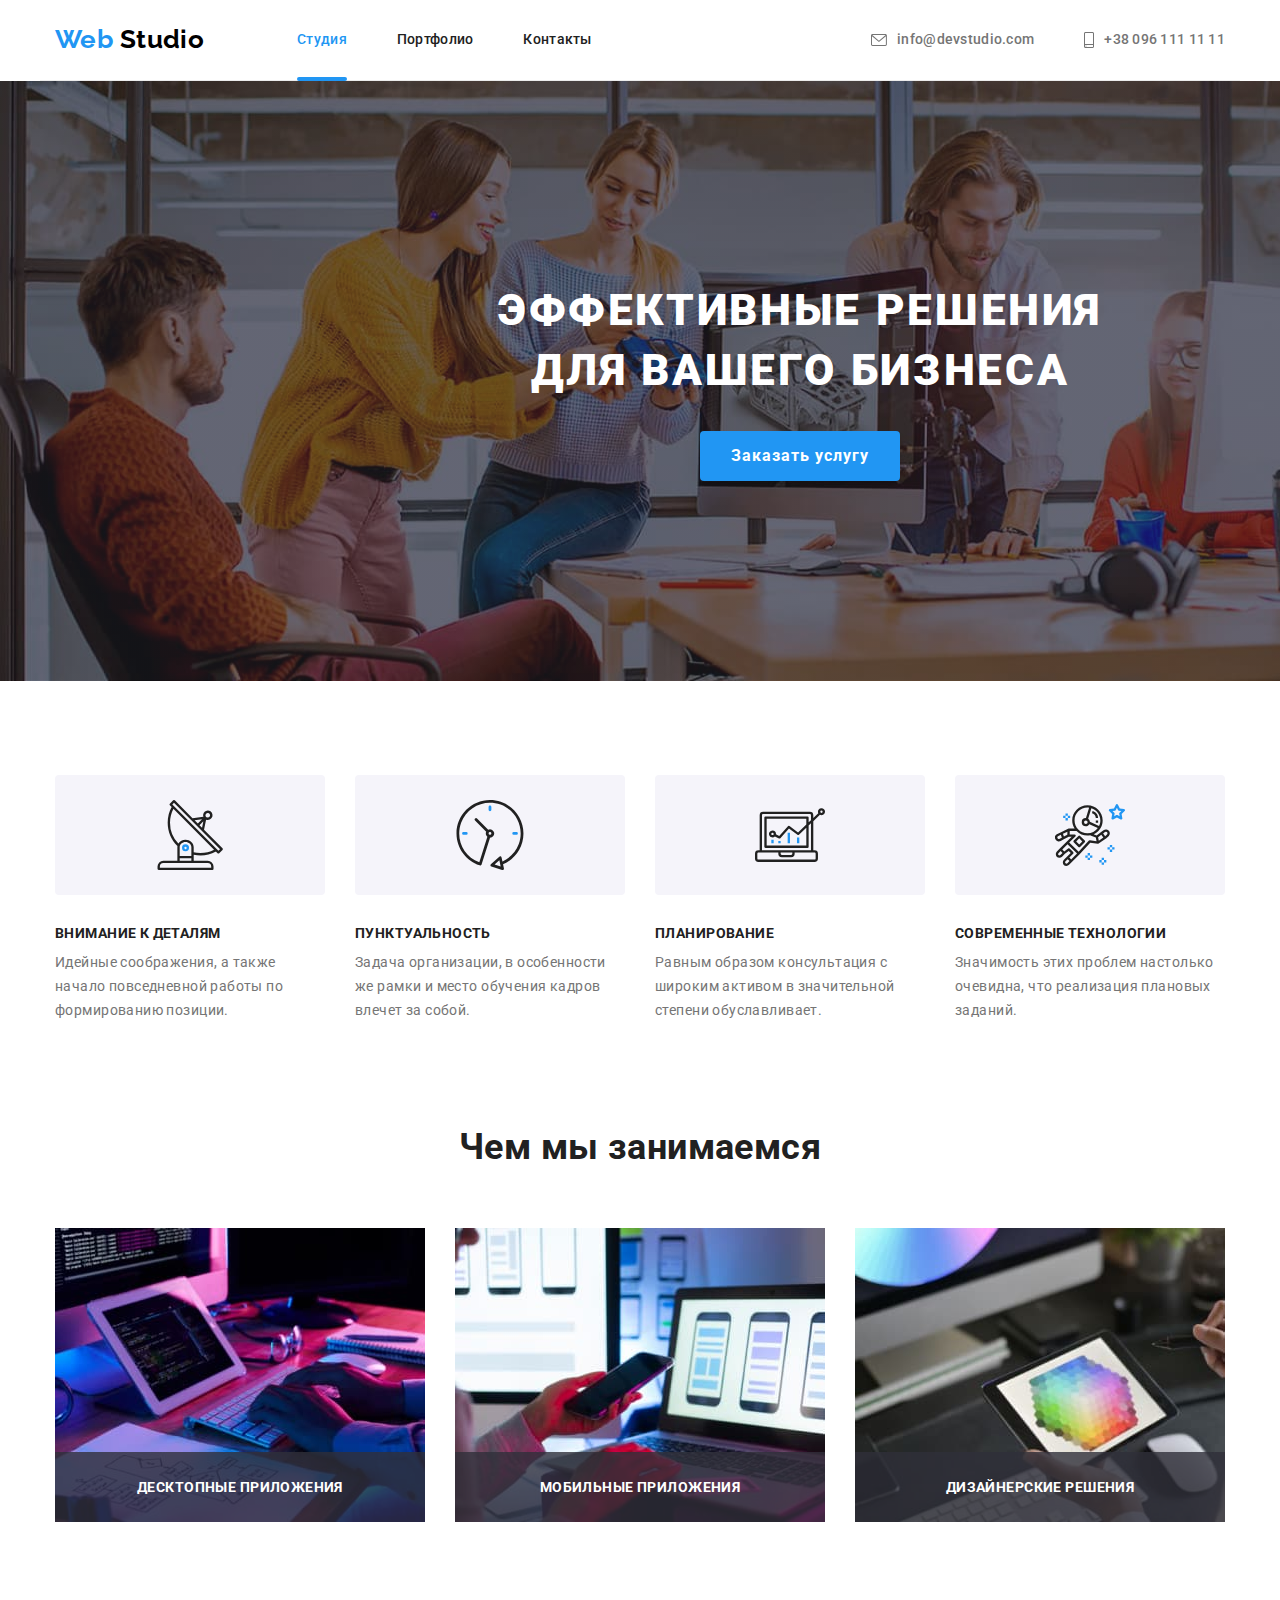
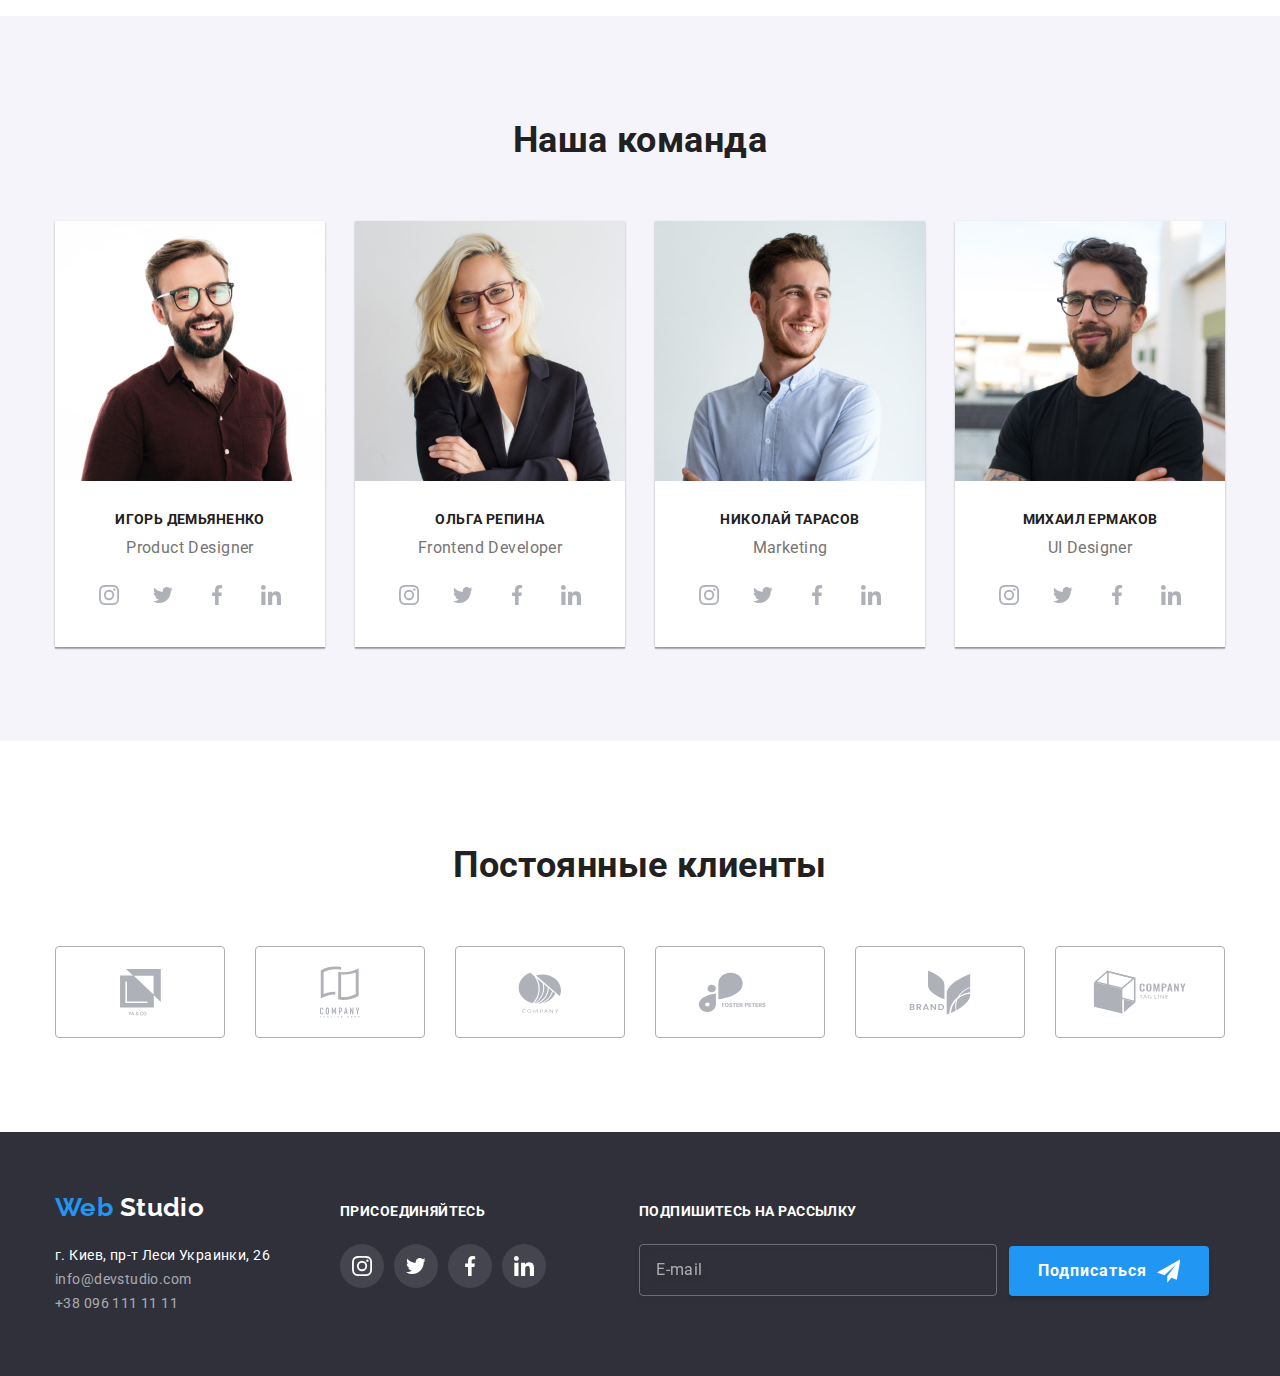
<file: index.html>
<!DOCTYPE html>
<html lang="ru">
  <head>
    <meta charset="UTF-8" />
    <meta http-equiv="X-UA-Compatible" content="IE=edge" />
    <meta name="viewport" content="width=device-width, initial-scale=1.0" />
    <link rel="preconnect" href="https://fonts.gstatic.com" />
    <link
      href="https://fonts.googleapis.com/css2?family=Raleway:wght@700&family=Roboto:wght@400;500;700;900&display=swap"
      rel="stylesheet"
    />
    <link
      rel="stylesheet"
      href="https://cdnjs.cloudflare.com/ajax/libs/modern-normalize/1.0.0/modern-normalize.min.css"
    />
    <link rel="stylesheet" href="css/main.min.css" />
    <title>Студия</title>
  </head>
  <body class="body">
    <!-- Шапка -->
    <header>
      <div class="container header">
        <nav class="site-nav links">
          <a href="#" lang="en" class="logo header__logo">
            Web
            <span class="logo__part">Studio</span>
          </a>
          <ul class="site-nav__list">
            <li class="site-nav__item">
              <a
                href="index.html"
                class="site-nav__link site-nav__link_current"
              >
                Студия
              </a>
            </li>
            <li class="site-nav__item">
              <a href="portfolio.html" class="site-nav__link">Портфолио</a>
            </li>
            <li class="site-nav__item">
              <a href="#" class="site-nav__link">Контакты</a>
            </li>
          </ul>
        </nav>
        <ul class="contacts__list links">
          <li class="contacts__item">
            <a
              href="mailto:info@devstudio.com"
              class="contacts__link contacts__link_flex_row"
            >
              <svg class="contacts__icon" width="16" height="12">
                <use href="./images/icons.svg#icon-envelope"></use>
              </svg>
              <span>info@devstudio.com</span>
            </a>
          </li>
          <li class="contacts__item">
            <a
              href="tel:+380961111111"
              class="contacts__link contacts__link_flex_row"
            >
              <svg class="contacts__icon" width="10" height="16">
                <use href="./images/icons.svg#icon-smartphone"></use>
              </svg>
              +38 096 111 11 11
            </a>
          </li>
        </ul>
      </div>
    </header>
    <!-- Main section -->
    <main>
      <!-- 1.Герой -->
      <section class="hero">
        <div class="container hero__container">
          <h1 class="hero__title">
            Эффективные решения для вашего бизнеса
          </h1>
          <button data-modal-open type="button" class="button hero__button">
            Заказать услугу
          </button>
        </div>
      </section>
      <!-- 2.Преимущества -->
      <section class="advantages">
        <div class="container">
          <h2 class="visually-hidden">Особенности</h2>
          <ul class="links advantages__list">
            <li class="advantages__item">
              <div class="advantages__icon">
                <svg width="70" height="70">
                  <use href="./images/icons.svg#icon-antenna"></use>
                </svg>
              </div>
              <h3 class="title">Внимание к деталям</h3>
              <p class="advantages__text">
                Идейные соображения, а также начало повседневной работы по
                формированию позиции.
              </p>
            </li>
            <li class="advantages__item">
              <div class="advantages__icon">
                <svg width="70" height="70">
                  <use href="./images/icons.svg#icon-clock"></use>
                </svg>
              </div>
              <h3 class="title">Пунктуальность</h3>
              <p class="advantages__text">
                Задача организации, в особенности же рамки и место обучения
                кадров влечет за собой.
              </p>
            </li>
            <li class="advantages__item">
              <div class="advantages__icon">
                <svg width="70" height="70">
                  <use href="./images/icons.svg#icon-diagram"></use>
                </svg>
              </div>
              <h3 class="title">Планирование</h3>
              <p class="advantages__text">
                Равным образом консультация с широким активом в значительной
                степени обуславливает.
              </p>
            </li>
            <li class="advantages__item">
              <div class="advantages__icon">
                <svg width="70" height="70">
                  <use href="./images/icons.svg#icon-astronaut"></use>
                </svg>
              </div>
              <h3 class="title">Современные технологии</h3>
              <p class="advantages__text">
                Значимость этих проблем настолько очевидна, что реализация
                плановых заданий.
              </p>
            </li>
          </ul>
        </div>
      </section>
      <!-- 3.Чем занимаемся -->
      <section class="section">
        <div class="container">
          <h2 class="second-title">Чем мы занимаемся</h2>
          <ul class="our-work-list">
            <li class="our-work-list__item">
              <div class="our-work-list__wrapper">
                <img
                  src="images/programer-working.jpg"
                  alt="Программист за работой"
                  width="370"
                />
                <p class="our-work-list__overlay title title_color_white">
                  Десктопные приложения
                </p>
              </div>
            </li>
            <li class="our-work-list__item">
              <div class="our-work-list__wrapper">
                <img
                  src="images/developing-application.jpg"
                  alt="Веб-дизайнер разрабатывает приложение для смартфона"
                  width="370"
                />
                <p class="our-work-list__overlay title title_color_white">
                  Мобильные приложения
                </p>
              </div>
            </li>
            <li class="our-work-list__item">
              <div class="our-work-list__wrapper">
                <img
                  src="images/artist-web-design.jpg"
                  alt="Художник вэб-дизайнер выбирает цвета для графики"
                  width="370"
                />
                <p class="our-work-list__overlay title title_color_white">
                  Дизайнерские решения
                </p>
              </div>
            </li>
          </ul>
        </div>
      </section>
      <!-- 4.Команда -->
      <section class="section team">
        <div class="container">
          <h2 class="second-title">Наша команда</h2>
          <ul class="team__list">
            <li class="team__item">
              <img
                src="images/designer.jpg"
                alt="Игорь Демьяненко"
                width="270"
              />
              <div class="team__box">
                <h3 class="title team__name">Игорь Демьяненко</h3>
                <p lang="en" class="team__position">Product Designer</p>
                <ul class="social__list">
                  <li class="social__item">
                    <a href="#" class="social__link">
                      <svg class="social__icon" width="20" height="20">
                        <use href="./images/icons.svg#icon-instagram"></use>
                      </svg>
                    </a>
                  </li>
                  <li class="social__item">
                    <a href="#" class="social__link">
                      <svg class="social__icon" width="20" height="20">
                        <use href="./images/icons.svg#icon-twitter"></use>
                      </svg>
                    </a>
                  </li>
                  <li class="social__item">
                    <a href="#" class="social__link">
                      <svg class="social__icon" width="20" height="20">
                        <use href="./images/icons.svg#icon-facebook"></use>
                      </svg>
                    </a>
                  </li>
                  <li class="social__item">
                    <a href="#" class="social__link">
                      <svg class="social__icon" width="20" height="20">
                        <use href="./images/icons.svg#icon-linkedin"></use>
                      </svg>
                    </a>
                  </li>
                </ul>
              </div>
            </li>
            <li class="team__item">
              <img src="images/developer.jpg" alt="Ольга Репина" width="270" />
              <div class="team__box">
                <h3 class="title team__name">Ольга Репина</h3>
                <p lang="en" class="team__position">Frontend Developer</p>
                <ul class="social__list">
                  <li class="social__item">
                    <a href="#" class="social__link">
                      <svg class="social__icon" width="20" height="20">
                        <use href="./images/icons.svg#icon-instagram"></use>
                      </svg>
                    </a>
                  </li>
                  <li class="social__item">
                    <a href="#" class="social__link">
                      <svg class="social__icon" width="20" height="20">
                        <use href="./images/icons.svg#icon-twitter"></use>
                      </svg>
                    </a>
                  </li>
                  <li class="social__item">
                    <a href="#" class="social__link">
                      <svg class="social__icon" width="20" height="20">
                        <use href="./images/icons.svg#icon-facebook"></use>
                      </svg>
                    </a>
                  </li>
                  <li class="social__item">
                    <a href="#" class="social__link">
                      <svg class="social__icon" width="20" height="20">
                        <use href="./images/icons.svg#icon-linkedin"></use>
                      </svg>
                    </a>
                  </li>
                </ul>
              </div>
            </li>
            <li class="team__item">
              <img
                src="images/marketing.jpg"
                alt="Николай Тарасов"
                width="270"
              />
              <div class="team__box">
                <h3 class="title team__name">Николай Тарасов</h3>
                <p lang="en" class="team__position">Marketing</p>
                <ul class="social__list">
                  <li class="social__item">
                    <a href="#" class="social__link">
                      <svg class="social__icon" width="20" height="20">
                        <use href="./images/icons.svg#icon-instagram"></use>
                      </svg>
                    </a>
                  </li>
                  <li class="social__item">
                    <a href="#" class="social__link">
                      <svg class="social__icon" width="20" height="20">
                        <use href="./images/icons.svg#icon-twitter"></use>
                      </svg>
                    </a>
                  </li>
                  <li class="social__item">
                    <a href="#" class="social__link">
                      <svg class="social__icon" width="20" height="20">
                        <use href="./images/icons.svg#icon-facebook"></use>
                      </svg>
                    </a>
                  </li>
                  <li class="social__item">
                    <a href="#" class="social__link">
                      <svg class="social__icon" width="20" height="20">
                        <use href="./images/icons.svg#icon-linkedin"></use>
                      </svg>
                    </a>
                  </li>
                </ul>
              </div>
            </li>
            <li class="team__item">
              <img
                src="images/ui-designer.jpg"
                alt="Михаил Ермаков"
                width="270"
              />
              <div class="team__box">
                <h3 class="title team__name">Михаил Ермаков</h3>
                <p lang="en" class="team__position">UI Designer</p>
                <ul class="social__list">
                  <li class="social__item">
                    <a href="#" class="social__link">
                      <svg class="social__icon" width="20" height="20">
                        <use href="./images/icons.svg#icon-instagram"></use>
                      </svg>
                    </a>
                  </li>
                  <li class="social__item">
                    <a href="#" class="social__link">
                      <svg class="social__icon" width="20" height="20">
                        <use href="./images/icons.svg#icon-twitter"></use>
                      </svg>
                    </a>
                  </li>
                  <li class="social__item">
                    <a href="#" class="social__link">
                      <svg class="social__icon" width="20" height="20">
                        <use href="./images/icons.svg#icon-facebook"></use>
                      </svg>
                    </a>
                  </li>
                  <li class="social__item">
                    <a href="#" class="social__link">
                      <svg class="social__icon" width="20" height="20">
                        <use href="./images/icons.svg#icon-linkedin"></use>
                      </svg>
                    </a>
                  </li>
                </ul>
              </div>
            </li>
          </ul>
        </div>
      </section>
      <!-- 5.Клиенты -->
      <section class="section">
        <div class="container">
          <h2 class="second-title">Постоянные клиенты</h2>
          <ul class="clients__list">
            <li class="clients__item">
              <a href="#" class="clients__link">
                <svg class="clients__icon" width="41" height="46.7">
                  <use href="./images/icons.svg#icon-yaco"></use>
                </svg>
              </a>
            </li>
            <li class="clients__item">
              <a href="#" class="clients__link">
                <svg class="clients__icon" width="40" height="52">
                  <use href="./images/icons.svg#icon-window"></use>
                </svg>
              </a>
            </li>
            <li class="clients__item">
              <a href="#" class="clients__link">
                <svg class="clients__icon" width="43.46" height="41.18">
                  <use href="./images/icons.svg#icon-leaf"></use>
                </svg>
              </a>
            </li>
            <li class="clients__item">
              <a href="#" class="clients__link">
                <svg class="clients__icon" width="84.44" height="40.62">
                  <use href="./images/icons.svg#icon-foster"></use>
                </svg>
              </a>
            </li>
            <li class="clients__item">
              <a href="#" class="clients__link">
                <svg class="clients__icon" width="62.54" height="45.43">
                  <use href="./images/icons.svg#icon-brand"></use>
                </svg>
              </a>
            </li>
            <li class="clients__item">
              <a href="#" class="clients__link">
                <svg class="clients__icon" width="93.79" height="43.93">
                  <use href="./images/icons.svg#icon-tag"></use>
                </svg>
              </a>
            </li>
          </ul>
        </div>
      </section>
    </main>

    <!-- Футер -->
    <footer class="footer">
      <div class="container footer__wrapper links">
        <div class="footer__links">
          <a href="#" lang="en" class="logo">
            Web
            <span class="logo__part_color_white">Studio</span>
          </a>

          <address class="contacts">
            <ul>
              <li>
                <a
                  href="https://goo.gl/maps/qB4iPWVN4ftwvtJb9"
                  target="_blank"
                  rel="noopener norefferer"
                  class="contacts__link"
                >
                  г. Киев, пр-т Леси Украинки, 26
                </a>
              </li>
              <li>
                <a
                  href="mailto:info@devstudio.com"
                  class="contacts__link contacts__link_color_transparent"
                >
                  info@devstudio.com
                </a>
              </li>
              <li>
                <a
                  href="tel:+380961111111"
                  class="contacts__link contacts__link_color_transparent"
                >
                  +38 096 111 11 11
                </a>
              </li>
            </ul>
          </address>
        </div>
        <div>
          <h3 class="social__title">Присоединяйтесь</h3>
          <ul class="social__list footer__social">
            <li class="social__item">
              <a href="#" class="social__link social__link_color_white">
                <svg class="social__icon" width="20" height="20">
                  <use href="./images/icons.svg#icon-instagram"></use>
                </svg>
              </a>
            </li>
            <li class="social__item">
              <a href="#" class="social__link social__link_color_white">
                <svg class="social__icon" width="20" height="20">
                  <use href="./images/icons.svg#icon-twitter"></use>
                </svg>
              </a>
            </li>
            <li class="social__item">
              <a href="#" class="social__link social__link_color_white">
                <svg class="social__icon" width="20" height="20">
                  <use href="./images/icons.svg#icon-facebook"></use>
                </svg>
              </a>
            </li>
            <li class="social__item">
              <a href="#" class="social__link social__link_color_white">
                <svg class="social__icon" width="20" height="20">
                  <use href="./images/icons.svg#icon-linkedin"></use>
                </svg>
              </a>
            </li>
          </ul>
        </div>
        <form class="sign-up__form">
          <label>
            <span class="sign-up__title">Подпишитесь на рассылку</span>
            <input
              type="email"
              class="sign-up__input"
              name="sign-up-email"
              placeholder="E-mail"
              required
            />
          </label>
          <button type="submit" class="button button_padding">
            Подписаться
            <svg class="button___icon" width="24" height="24">
              <use href="./images/icons.svg#icon-send"></use>
            </svg>
          </button>
        </form>
      </div>
    </footer>
    <!-- Модальное окно -->
    <div class="backdrop is-hidden" data-modal>
      <div class="modal">
        <button data-modal-close class="modal__button">
          <svg class="modal__icon" width="18" height="18">
            <use href="./images/icons.svg#icon-close"></use>
          </svg>
        </button>
        <form class="callback__form">
          <p class="callback__title">
            Оставьте свои данные, мы вам перезвоним
          </p>
          <label class="callback__label">
            Имя
            <span class="callback__wrapper">
              <svg class="callback__icon" width="18" height="18">
                <use href="./images/icons.svg#icon-person-black"></use>
              </svg>
              <input
                type="text"
                class="callback__input"
                name="user-name"
                required
              />
            </span>
          </label>
          <label class="callback__label">
            Телефон
            <span class="callback__wrapper">
              <svg class="callback__icon" width="18" height="18">
                <use href="./images/icons.svg#icon-phone-black"></use>
              </svg>
              <input
                type="tel"
                class="callback__input"
                name="user-phone"
                required
              />
            </span>
          </label>
          <label class="callback__label">
            Почта
            <span class="callback__wrapper">
              <svg class="callback__icon" width="18" height="18">
                <use href="./images/icons.svg#icon-email-black"></use>
              </svg>
              <input
                type="email"
                class="callback__input"
                name="user-email"
                required
              />
            </span>
          </label>
          <label class="callback__comment">
            Комментарий
            <textarea
              name="user-comment"
              class="callback__text"
              placeholder="Введите текст"
            ></textarea>
          </label>
          <label class="callback__agreement">
            <input
              type="checkbox"
              class="callback__checkbox visually-hidden"
              name="checkbox"
              required
            />
            <span class="callback__custom"></span>
            Соглашаюсь с рассылкой и принимаю
            <a href="#" class="callback__link">&nbsp;Условия договора</a>
          </label>
          <button type="submit" class="button">Отправить</button>
        </form>
      </div>
    </div>
    <script src="./js/modal.js"></script>
  </body>
</html>
</file>
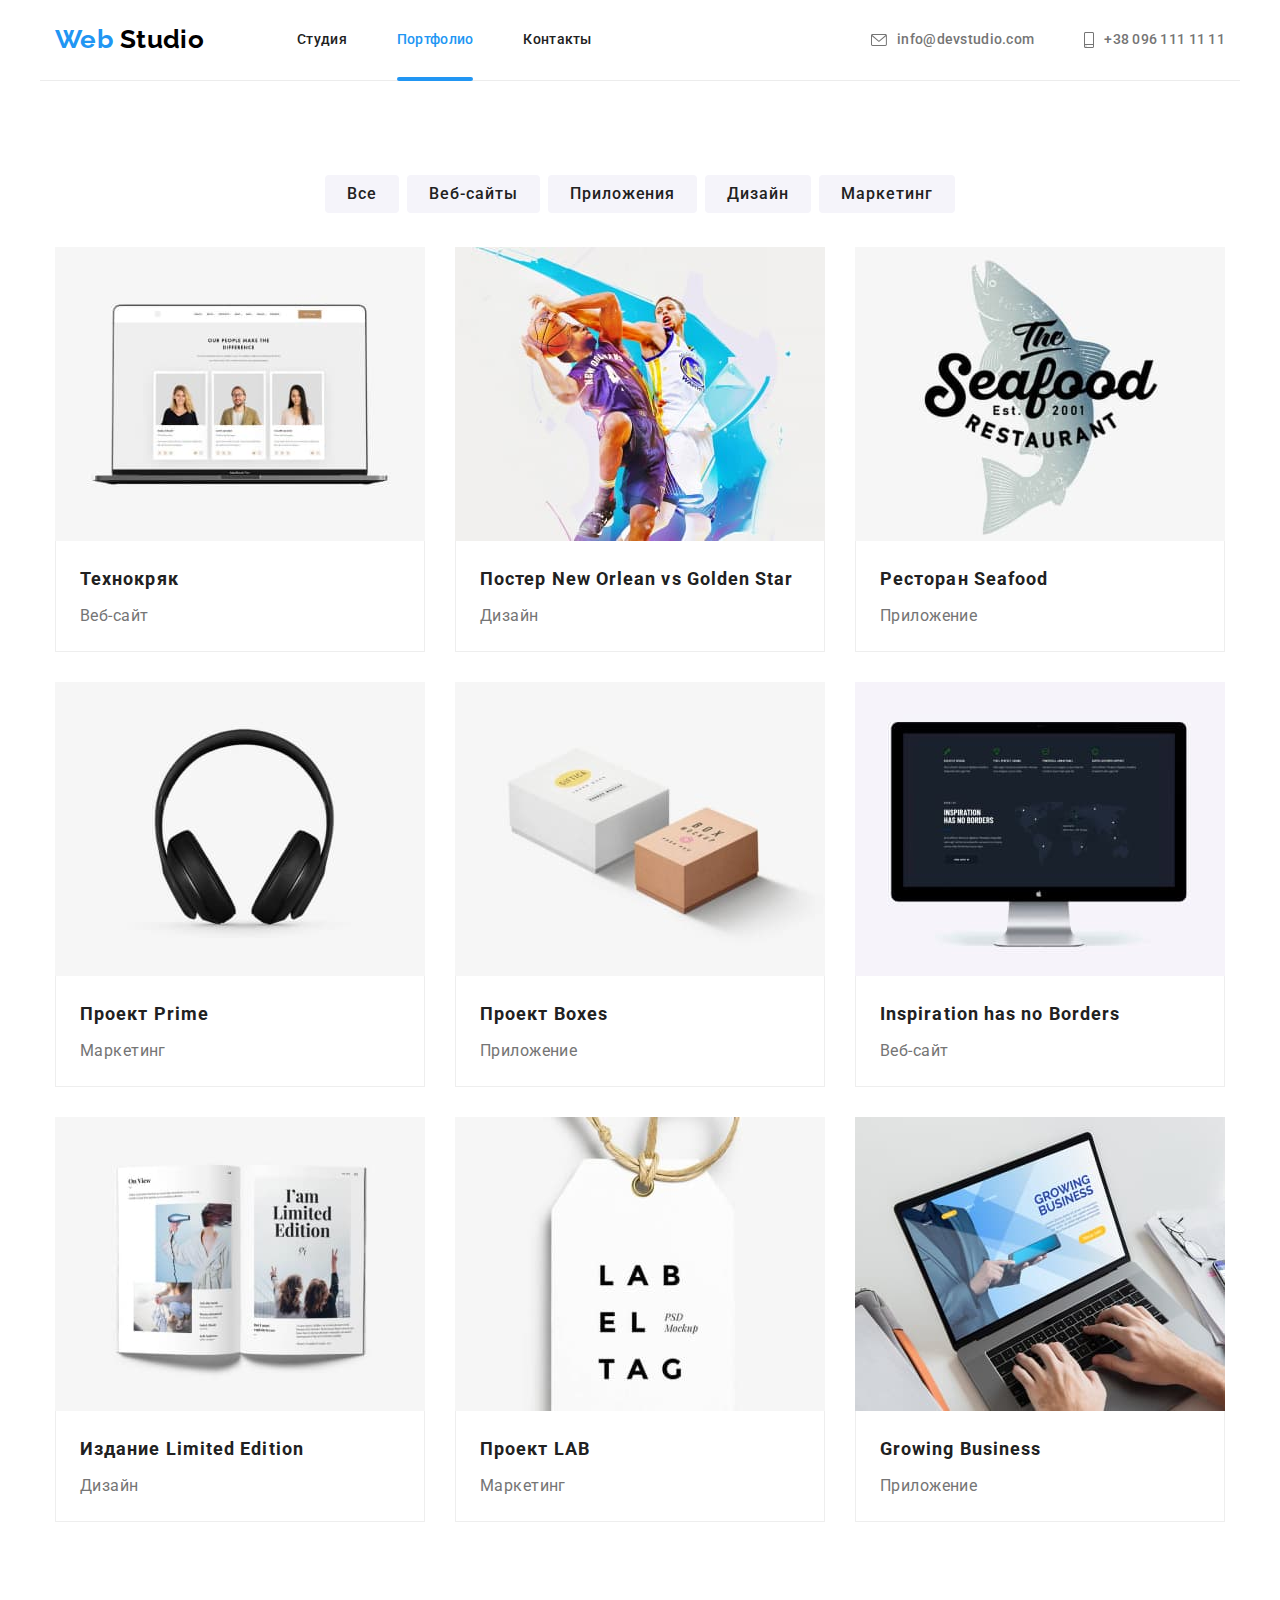
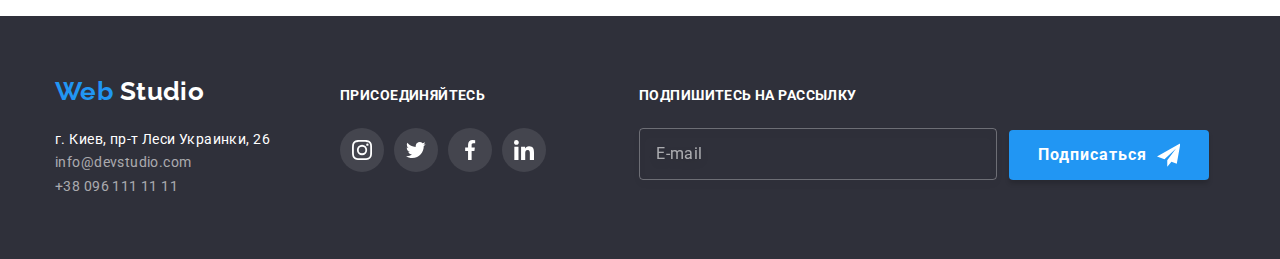
<file: portfolio.html>
<!DOCTYPE html>
<html lang="ru">
  <head>
    <meta charset="UTF-8" />
    <meta http-equiv="X-UA-Compatible" content="IE=edge" />
    <meta name="viewport" content="width=device-width, initial-scale=1.0" />
    <link rel="preconnect" href="https://fonts.gstatic.com" />
    <link
      href="https://fonts.googleapis.com/css2?family=Raleway:wght@700&family=Roboto:wght@400;500;700;900&display=swap"
      rel="stylesheet"
    />
    <link
      rel="stylesheet"
      href="https://cdnjs.cloudflare.com/ajax/libs/modern-normalize/1.0.0/modern-normalize.min.css"
    />
    <link rel="stylesheet" href="css/main.min.css" />
    <title>Портфолио</title>
  </head>

  <body class="body">
    <!-- Шапка -->
    <header>
      <div class="container header">
        <nav class="site-nav links">
          <a href="#" lang="en" class="logo header__logo">
            Web
            <span class="logo__part">Studio</span>
          </a>
          <ul class="site-nav__list">
            <li class="site-nav__item">
              <a href="index.html" class="site-nav__link">
                Студия
              </a>
            </li>
            <li class="site-nav__item">
              <a
                href="portfolio.html"
                class="site-nav__link site-nav__link_current"
              >
                Портфолио
              </a>
            </li>
            <li class="site-nav__item">
              <a href="#" class="site-nav__link">Контакты</a>
            </li>
          </ul>
        </nav>
        <ul class="contacts__list links">
          <li class="contacts__item">
            <a
              href="mailto:info@devstudio.com"
              class="contacts__link contacts__link_flex_row"
            >
              <svg class="contacts__icon" width="16" height="12">
                <use href="./images/icons.svg#icon-envelope"></use>
              </svg>
              <span>info@devstudio.com</span>
            </a>
          </li>
          <li class="contacts__item">
            <a
              href="tel:+380961111111"
              class="contacts__link contacts__link_flex_row"
            >
              <svg class="contacts__icon" width="10" height="16">
                <use href="./images/icons.svg#icon-smartphone"></use>
              </svg>
              +38 096 111 11 11
            </a>
          </li>
        </ul>
      </div>
    </header>
    <main>
      <section class="section">
        <div class="container">
          <!-- Фильтр -->
          <h1 class="visually-hidden">Наши проекты</h1>
          <ul class="filter__list">
            <li class="filter__item">
              <button type="button" class="button button_color_white">
                Все
              </button>
            </li>
            <li class="filter__item">
              <button type="button" class="button button_color_white">
                Веб-сайты
              </button>
            </li>
            <li class="filter__item">
              <button type="button" class="button button_color_white">
                Приложения
              </button>
            </li>
            <li class="filter__item">
              <button type="button" class="button button_color_white">
                Дизайн
              </button>
            </li>
            <li class="filter__item">
              <button type="button" class="button button_color_white">
                Маркетинг
              </button>
            </li>
          </ul>
          <ul class="projects__list links">
            <li class="projects__item">
              <a href="#" class="projects__card">
                <div class="projects__wrapper">
                  <img
                    src="images/project-technocrack.jpg"
                    alt="Фото сотрудников на мониторе"
                    width="370"
                  />
                  <p class="projects__overlay">
                    Технокряк это современная площадка распространения
                    коронавируса. Компании используют эту платформу для
                    цифрового шпионажа и атак на защищённые сервера конкурентов.
                  </p>
                </div>
                <div class="projects__box">
                  <h2 class="projects__name">Технокряк</h2>
                  <p class="projects__group">Веб-сайт</p>
                </div>
              </a>
            </li>
            <li class="projects__item">
              <a href="#" class="projects__card">
                <div class="projects__wrapper">
                  <img
                    src="images/project-poster.jpg"
                    alt="Постер баскетбол"
                    width="370"
                  />
                  <p class="projects__overlay">
                    Технокряк это современная площадка распространения
                    коронавируса. Компании используют эту платформу для
                    цифрового шпионажа и атак на защищённые сервера конкурентов.
                  </p>
                </div>
                <div class="projects__box">
                  <h2 class="projects__name">
                    Постер New Orlean vs Golden Star
                  </h2>
                  <p class="projects__group">Дизайн</p>
                </div>
              </a>
            </li>
            <li class="projects__item">
              <a href="#" class="projects__card">
                <div class="projects__wrapper">
                  <img
                    src="images/project-restaurant.jpg"
                    alt="Афиша ресторана"
                    width="370"
                  />
                  <p class="projects__overlay">
                    Технокряк это современная площадка распространения
                    коронавируса. Компании используют эту платформу для
                    цифрового шпионажа и атак на защищённые сервера конкурентов.
                  </p>
                </div>
                <div class="projects__box">
                  <h2 class="projects__name">Ресторан Seafood</h2>
                  <p class="projects__group">Приложение</p>
                </div>
              </a>
            </li>
            <li class="projects__item">
              <a href="#" class="projects__card">
                <div class="projects__wrapper">
                  <img
                    src="images/project-prime.jpg"
                    alt="Наушники"
                    width="370"
                  />
                  <p class="projects__overlay">
                    Технокряк это современная площадка распространения
                    коронавируса. Компании используют эту платформу для
                    цифрового шпионажа и атак на защищённые сервера конкурентов.
                  </p>
                </div>
                <div class="projects__box">
                  <h2 class="projects__name">Проект Prime</h2>
                  <p class="projects__group">Маркетинг</p>
                </div>
              </a>
            </li>
            <li class="projects__item">
              <a href="#" class="projects__card">
                <div class="projects__wrapper">
                  <img
                    src="images/project-boxes.jpg"
                    alt="Две коробки"
                    width="370"
                  />
                  <p class="projects__overlay">
                    Технокряк это современная площадка распространения
                    коронавируса. Компании используют эту платформу для
                    цифрового шпионажа и атак на защищённые сервера конкурентов.
                  </p>
                </div>
                <div class="projects__box">
                  <h2 class="projects__name">Проект Boxes</h2>
                  <p class="projects__group">Приложение</p>
                </div>
              </a>
            </li>
            <li class="projects__item">
              <a href="#" class="projects__card">
                <div class="projects__wrapper">
                  <img
                    src="images/project-inspiration.jpg"
                    alt="Вебсайт о вдохновении"
                    width="370"
                  />
                  <p class="projects__overlay">
                    Технокряк это современная площадка распространения
                    коронавируса. Компании используют эту платформу для
                    цифрового шпионажа и атак на защищённые сервера конкурентов.
                  </p>
                </div>
                <div class="projects__box">
                  <h2 class="projects__name" lang="en">
                    Inspiration has no Borders
                  </h2>
                  <p class="projects__group">Веб-сайт</p>
                </div>
              </a>
            </li>
            <li class="projects__item">
              <a href="#" class="projects__card">
                <div class="projects__wrapper">
                  <img
                    src="images/project-limited.jpg"
                    alt="Книга"
                    width="370"
                  />
                  <p class="projects__overlay">
                    Технокряк это современная площадка распространения
                    коронавируса. Компании используют эту платформу для
                    цифрового шпионажа и атак на защищённые сервера конкурентов.
                  </p>
                </div>
                <div class="projects__box">
                  <h2 class="projects__name">Издание Limited Edition</h2>
                  <p class="projects__group">Дизайн</p>
                </div>
              </a>
            </li>
            <li class="projects__item">
              <a href="#" class="projects__card">
                <div class="projects__wrapper">
                  <img src="images/project-lab.jpg" alt="Ярлычек" width="370" />
                  <p class="projects__overlay">
                    Технокряк это современная площадка распространения
                    коронавируса. Компании используют эту платформу для
                    цифрового шпионажа и атак на защищённые сервера конкурентов.
                  </p>
                </div>
                <div class="projects__box">
                  <h2 class="projects__name">Проект LAB</h2>
                  <p class="projects__group">
                    Маркетинг
                  </p>
                </div>
              </a>
            </li>
            <li class="projects__item">
              <a href="#" class="projects__card">
                <div class="projects__wrapper">
                  <img
                    src="images/project-growing.jpg"
                    alt="Вебсайт на ноутбуке"
                    width="370"
                  />
                  <p class="projects__overlay">
                    Технокряк это современная площадка распространения
                    коронавируса. Компании используют эту платформу для
                    цифрового шпионажа и атак на защищённые сервера конкурентов.
                  </p>
                </div>
                <div class="projects__box">
                  <h2 class="projects__name" lang="en">
                    Growing Business
                  </h2>
                  <p class="projects__group">Приложение</p>
                </div>
              </a>
            </li>
          </ul>
        </div>
      </section>
    </main>
    <!-- Футер -->
    <footer class="footer">
      <div class="container footer__wrapper links">
        <div class="footer__links">
          <a href="#" lang="en" class="logo">
            Web
            <span class="logo__part_color_white">Studio</span>
          </a>

          <address class="contacts">
            <ul>
              <li>
                <a
                  href="https://goo.gl/maps/qB4iPWVN4ftwvtJb9"
                  target="_blank"
                  rel="noopener norefferer"
                  class="contacts__link"
                >
                  г. Киев, пр-т Леси Украинки, 26
                </a>
              </li>
              <li>
                <a
                  href="mailto:info@devstudio.com"
                  class="contacts__link contacts__link_color_transparent"
                >
                  info@devstudio.com
                </a>
              </li>
              <li>
                <a
                  href="tel:+380961111111"
                  class="contacts__link contacts__link_color_transparent"
                >
                  +38 096 111 11 11
                </a>
              </li>
            </ul>
          </address>
        </div>
        <div>
          <h3 class="social__title">Присоединяйтесь</h3>
          <ul class="social__list footer__social">
            <li class="social__item">
              <a href="#" class="social__link social__link_color_white">
                <svg class="social__icon" width="20" height="20">
                  <use href="./images/icons.svg#icon-instagram"></use>
                </svg>
              </a>
            </li>
            <li class="social__item">
              <a href="#" class="social__link social__link_color_white">
                <svg class="social__icon" width="20" height="20">
                  <use href="./images/icons.svg#icon-twitter"></use>
                </svg>
              </a>
            </li>
            <li class="social__item">
              <a href="#" class="social__link social__link_color_white">
                <svg class="social__icon" width="20" height="20">
                  <use href="./images/icons.svg#icon-facebook"></use>
                </svg>
              </a>
            </li>
            <li class="social__item">
              <a href="#" class="social__link social__link_color_white">
                <svg class="social__icon" width="20" height="20">
                  <use href="./images/icons.svg#icon-linkedin"></use>
                </svg>
              </a>
            </li>
          </ul>
        </div>
        <form class="sign-up__form">
          <label>
            <span class="sign-up__title">Подпишитесь на рассылку</span>
            <input
              type="email"
              class="sign-up__input"
              name="sign-up-email"
              placeholder="E-mail"
              required
            />
          </label>
          <button type="submit" class="button button_padding">
            Подписаться
            <svg class="button___icon" width="24" height="24">
              <use href="./images/icons.svg#icon-send"></use>
            </svg>
          </button>
        </form>
      </div>
    </footer>
  </body>
</html>
</file>
<file: css/main.min.css>
:root{--white-text: #ffffff;--white-text-transp: rgba(255, 255, 255, 0.1);--close-btn: rgba(0, 0, 0, 0.1);--black-logo: #000000;--black-text: #212121;--grey-text: #757575;--blue-clr: #2196f3;--dark-bgd: #2f303a;--light-bgd: #f5f4fa;--white-rgba: rgba(255, 255, 255, 0.6);--border-head: #ececec;--border-proj: #eeeeee;--btn-hover: #188ce8;--project-gap: 30px;--icon-grey: #afb1b8;--overlay-bgd: rgba(47, 48, 58, 0.8);--modal-border: rgba(33, 33, 33, 0.2);--placeholder: rgba(117, 117, 117, 0.5);--shadow: rgba(0, 0, 0, 0.15);--shadow-layer: rgba(0, 0, 0, 0.2);--footer-form-border: rgba(255, 255, 255, 0.3)}.visually-hidden{position:absolute;width:1px;height:1px;margin:-1px;border:0;padding:0;white-space:nowrap;-webkit-clip-path:inset(100%);clip-path:inset(100%);clip:rect(0 0 0 0);overflow:hidden}.button,.social__link,.advantages__icon,.our-work-list__overlay,.clients__link{display:-webkit-box;display:-ms-flexbox;display:flex;-webkit-box-align:center;-ms-flex-align:center;align-items:center;-webkit-box-pack:center;-ms-flex-pack:center;justify-content:center}.body{font-family:'Roboto', sans-serif;font-size:14px;line-height:1.71;letter-spacing:.03em;color:var(--grey-text)}.section{padding:94px 0}.container{width:1200px;margin:0 auto;padding:0 15px}.links a{text-decoration:none;margin:0}ul,h1,h2,h3,p{margin:0;padding:0}ul{list-style:none}img{display:block;min-width:100%}.title{font-weight:bold;font-size:14px;line-height:1.19;color:var(--black-text);text-align:center;text-align:left;text-transform:uppercase}.title_color_white{color:var(--white-text)}.second-title{font-weight:bold;font-size:36px;line-height:1.7;color:var(--black-text);text-align:center;margin-bottom:50px}.logo{font-family:'Raleway', sans-serif;font-weight:bold;font-size:26px;line-height:1.19;color:var(--blue-clr)}.logo__part{color:var(--black-logo)}.logo__part_color_white{color:var(--white-text)}.contacts{font-style:normal;margin-top:20px}.contacts__item:not(:last-child){margin-right:50px}.contacts__link{font-size:14px;line-height:1.71;color:var(--white-text);-webkit-transition:color 250ms cubic-bezier(0.4, 0, 0.2, 1);transition:color 250ms cubic-bezier(0.4, 0, 0.2, 1)}.contacts__link:focus,.contacts__link:hover{color:var(--blue-clr)}.contacts__link_flex_row{display:-webkit-box;display:-ms-flexbox;display:flex;-webkit-box-align:center;-ms-flex-align:center;align-items:center;font-weight:500;font-size:14px;line-height:1.14;letter-spacing:.02em;color:var(--grey-text);padding:30px 0;-webkit-transition:color 250ms cubic-bezier(0.4, 0, 0.2, 1);transition:color 250ms cubic-bezier(0.4, 0, 0.2, 1)}.contacts__link_flex_row:focus,.contacts__link_flex_row:hover{color:var(--blue-clr)}.contacts__link_color_transparent{color:var(--white-rgba)}.contacts__list{display:-webkit-box;display:-ms-flexbox;display:flex;margin-left:auto;-webkit-box-align:center;-ms-flex-align:center;align-items:center}.contacts__icon{fill:currentColor;margin-right:10px}.button{text-align:center;width:200px;height:50px;background:var(--blue-clr);border:none;border-radius:4px;font-weight:bold;font-size:16px;line-height:1.87;letter-spacing:.06em;color:var(--white-text);cursor:pointer;-webkit-box-shadow:0px 4px 4px var(--shadow);box-shadow:0px 4px 4px var(--shadow);-webkit-transition:background-color 250ms cubic-bezier(0.4, 0, 0.2, 1);transition:background-color 250ms cubic-bezier(0.4, 0, 0.2, 1)}.button:hover,.button:focus{background-color:var(--btn-hover)}.button_padding{padding:0 29px}.button_color_white{font-weight:500;font-size:16px;line-height:1.62;color:var(--black-text);width:auto;height:auto;padding:6px 22px;background-color:var(--light-bgd);-webkit-box-shadow:none;box-shadow:none;-webkit-transition:color 250ms cubic-bezier(0.4, 0, 0.2, 1),background-color 250ms cubic-bezier(0.4, 0, 0.2, 1),-webkit-box-shadow 250ms cubic-bezier(0.4, 0, 0.2, 1);transition:color 250ms cubic-bezier(0.4, 0, 0.2, 1),background-color 250ms cubic-bezier(0.4, 0, 0.2, 1),-webkit-box-shadow 250ms cubic-bezier(0.4, 0, 0.2, 1);transition:color 250ms cubic-bezier(0.4, 0, 0.2, 1),background-color 250ms cubic-bezier(0.4, 0, 0.2, 1),box-shadow 250ms cubic-bezier(0.4, 0, 0.2, 1);transition:color 250ms cubic-bezier(0.4, 0, 0.2, 1),background-color 250ms cubic-bezier(0.4, 0, 0.2, 1),box-shadow 250ms cubic-bezier(0.4, 0, 0.2, 1),-webkit-box-shadow 250ms cubic-bezier(0.4, 0, 0.2, 1)}.button_color_white:focus,.button_color_white:hover{background-color:var(--blue-clr);color:var(--white-text);-webkit-box-shadow:0px 3px 1px rgba(0,0,0,0.1),0px 1px 2px rgba(0,0,0,0.08),0px 2px 2px rgba(0,0,0,0.12);box-shadow:0px 3px 1px rgba(0,0,0,0.1),0px 1px 2px rgba(0,0,0,0.08),0px 2px 2px rgba(0,0,0,0.12)}.button___icon{margin-left:10px}.social__list{display:-webkit-box;display:-ms-flexbox;display:flex;-webkit-box-pack:center;-ms-flex-pack:center;justify-content:center}.social__item:not(:last-child){margin-right:10px}.social__link{width:44px;height:44px;border-radius:50%;color:var(--icon-grey);-webkit-transition:color 250ms cubic-bezier(0.4, 0, 0.2, 1),background-color 250ms cubic-bezier(0.4, 0, 0.2, 1);transition:color 250ms cubic-bezier(0.4, 0, 0.2, 1),background-color 250ms cubic-bezier(0.4, 0, 0.2, 1)}.social__link:hover,.social__link:focus{background-color:var(--blue-clr);color:var(--white-text)}.social__link_color_white{background-color:var(--white-text-transp);color:var(--white-text)}.social__icon{fill:currentColor}.header{display:-webkit-box;display:-ms-flexbox;display:flex;-webkit-box-pack:start;-ms-flex-pack:start;justify-content:flex-start;-webkit-box-align:center;-ms-flex-align:center;align-items:center;border-bottom:1px solid var(--border-head)}.header__site-nav{display:-webkit-box;display:-ms-flexbox;display:flex;-webkit-box-align:center;-ms-flex-align:center;align-items:center}.header__logo{display:inline-block;padding:24px 0 25px 0}.site-nav{display:-webkit-box;display:-ms-flexbox;display:flex;-webkit-box-align:center;-ms-flex-align:center;align-items:center}.site-nav__list{display:-webkit-box;display:-ms-flexbox;display:flex;margin-left:93px}.site-nav__item{position:relative}.site-nav__item:not(:last-child){margin-right:50px}.site-nav__link{display:inline-block;font-weight:500;font-size:14px;line-height:1.14;letter-spacing:.02em;color:var(--black-text);padding:30px 0;-webkit-transition:color 250ms cubic-bezier(0.4, 0, 0.2, 1);transition:color 250ms cubic-bezier(0.4, 0, 0.2, 1)}.site-nav__link:focus,.site-nav__link:hover{color:var(--blue-clr)}.site-nav__link_current{color:var(--blue-clr)}.site-nav__link_current::after{position:absolute;left:0;bottom:-4%;content:'';width:100%;border:2px solid;border-radius:2px;background-color:var(--blue-clr)}.hero{display:-webkit-box;display:-ms-flexbox;display:flex;-webkit-box-pack:center;-ms-flex-pack:center;justify-content:center;background-color:var(--dark-bgd);background-image:-webkit-gradient(linear, left top, left bottom, from(rgba(47,48,58,0.4)), to(rgba(47,48,58,0.4))),url("../images/hero.jpg");background-image:linear-gradient(rgba(47,48,58,0.4), rgba(47,48,58,0.4)),url("../images/hero.jpg");background-position:center;background-repeat:no-repeat;width:1600px;padding:200px 0}.hero__container{text-align:center}.hero__title{width:700px;font-weight:900;font-size:44px;line-height:1.36;letter-spacing:.06em;color:var(--white-text);text-align:center;text-transform:uppercase;margin:0 auto}.hero__button{margin:30px auto 0}.backdrop{position:fixed;width:100%;height:100%;left:0;top:0;background:var(--shadow-layer);opacity:1;-webkit-transition:opacity 250ms cubic-bezier(0.4, 0, 0.2, 1);transition:opacity 250ms cubic-bezier(0.4, 0, 0.2, 1)}.is-hidden{visibility:hidden;opacity:0;pointer-events:none;-webkit-transition:opacity 250ms cubic-bezier(0.4, 0, 0.2, 1),visibility 250ms cubic-bezier(0.4, 0, 0.2, 1);transition:opacity 250ms cubic-bezier(0.4, 0, 0.2, 1),visibility 250ms cubic-bezier(0.4, 0, 0.2, 1)}.backdrop.is-hidden .modal{-webkit-transform:translate(-50%, -50%) scale(0.8);transform:translate(-50%, -50%) scale(0.8)}.modal{position:absolute;width:528px;height:581px;top:50%;left:50%;display:-webkit-box;display:-ms-flexbox;display:flex;padding:40px;-webkit-transform:translate(-50%, -50%) scale(1);transform:translate(-50%, -50%) scale(1);background-color:var(--white-text);-webkit-box-shadow:0px 1px 3px rgba(0,0,0,0.12),0px 1px 1px rgba(0,0,0,0.14),0px 2px 1px var(--shadow-layer);box-shadow:0px 1px 3px rgba(0,0,0,0.12),0px 1px 1px rgba(0,0,0,0.14),0px 2px 1px var(--shadow-layer);border-radius:4px;-webkit-transition:-webkit-transform 250ms cubic-bezier(0.4, 0, 0.2, 1);transition:-webkit-transform 250ms cubic-bezier(0.4, 0, 0.2, 1);transition:transform 250ms cubic-bezier(0.4, 0, 0.2, 1);transition:transform 250ms cubic-bezier(0.4, 0, 0.2, 1), -webkit-transform 250ms cubic-bezier(0.4, 0, 0.2, 1)}.modal__button{position:absolute;top:8px;right:8px;width:30px;height:30px;border:1px solid var(--close-btn);border-radius:50%;display:-webkit-box;display:-ms-flexbox;display:flex;-webkit-box-pack:center;-ms-flex-pack:center;justify-content:center;-webkit-box-align:center;-ms-flex-align:center;align-items:center;padding:0;background-color:var(--white-text);color:var(--black-logo);cursor:pointer;-webkit-transition:color 250ms cubic-bezier(0.4, 0, 0.2, 1);transition:color 250ms cubic-bezier(0.4, 0, 0.2, 1)}.modal__button:hover,.modal__button:focus{color:var(--blue-clr)}.modal__icon{fill:currentColor}.callback__form{display:-webkit-box;display:-ms-flexbox;display:flex;-webkit-box-orient:vertical;-webkit-box-direction:normal;-ms-flex-direction:column;flex-direction:column;-webkit-box-align:center;-ms-flex-align:center;align-items:center}.callback__title{margin-bottom:12px;font-weight:bold;font-size:20px;line-height:1.15;letter-spacing:.03em;color:var(--black-text);text-align:center}.callback__wrapper{position:relative;display:block;width:100%}.callback__input{display:block;width:100%;padding:12px 42px;margin-top:4px;border:1px solid var(--modal-border);border-radius:4px;font-size:16px;-webkit-transition:border-color 250ms cubic-bezier(0.4, 0, 0.2, 1);transition:border-color 250ms cubic-bezier(0.4, 0, 0.2, 1)}.callback__input:hover,.callback__input:focus{border-color:var(--blue-clr)}.callback__label{display:block;width:100%;margin-bottom:10px;font-size:12px;line-height:1.17;letter-spacing:0.01em;color:var(--grey-text)}.callback__icon{position:absolute;top:50%;left:11px;-webkit-transform:translateY(-50%);transform:translateY(-50%);fill:var(--black-text);-webkit-transition:fill 250ms cubic-bezier(0.4, 0, 0.2, 1);transition:fill 250ms cubic-bezier(0.4, 0, 0.2, 1)}.callback__label:hover .callback__icon,.callback__label:focus .callback__icon{fill:var(--blue-clr)}.callback__comment{display:block;width:100%;margin-bottom:20px;font-size:12px;line-height:1.17;letter-spacing:.01em;color:var(--grey-text)}.callback__text{display:block;padding:12px 16px;margin-top:4px;width:100%;height:120px;border:1px solid var(--modal-border);border-radius:4px;resize:none;overflow:hidden;font-size:16px;-webkit-transition:border-color 250ms cubic-bezier(0.4, 0, 0.2, 1);transition:border-color 250ms cubic-bezier(0.4, 0, 0.2, 1)}.callback__text::-webkit-input-placeholder{font-size:12px;line-height:1.17;letter-spacing:0.01em;color:var(--placeholder)}.callback__text:-ms-input-placeholder{font-size:12px;line-height:1.17;letter-spacing:0.01em;color:var(--placeholder)}.callback__text::-ms-input-placeholder{font-size:12px;line-height:1.17;letter-spacing:0.01em;color:var(--placeholder)}.callback__text::placeholder{font-size:12px;line-height:1.17;letter-spacing:0.01em;color:var(--placeholder)}.callback__text:hover,.callback__text:focus{border-color:var(--blue-clr)}.callback__agreement{position:relative;padding-left:23px;margin-bottom:30px;font-size:14px;line-height:1.71;letter-spacing:.03em;color:var(--grey-text);cursor:pointer;-webkit-transition:outline 250ms cubic-bezier(0.4, 0, 0.2, 1);transition:outline 250ms cubic-bezier(0.4, 0, 0.2, 1)}.callback__link{color:var(--blue-clr)}.callback__custom{position:absolute;left:0;top:50%;-webkit-transform:translateY(-50%);transform:translateY(-50%);width:16px;height:15px;border:2px solid var(--black-text);border-radius:2px;-webkit-transition:border-color 250ms cubic-bezier(0.4, 0, 0.2, 1),background-color 250ms cubic-bezier(0.4, 0, 0.2, 1);transition:border-color 250ms cubic-bezier(0.4, 0, 0.2, 1),background-color 250ms cubic-bezier(0.4, 0, 0.2, 1)}.callback__checkbox:focus+.callback__custom{border-color:var(--blue-clr)}.callback__checkbox:checked+.callback__custom{border-color:transparent;background-color:var(--blue-clr);background-image:url("../images/icons/icon-check.svg");background-origin:border-box}.advantages{padding:94px 0 0 0}.advantages__list{display:-webkit-box;display:-ms-flexbox;display:flex;-webkit-box-pack:justify;-ms-flex-pack:justify;justify-content:space-between}.advantages__item{width:270px;text-align:left}.advantages__icon{width:270px;height:120px;background-color:var(--light-bgd);border-radius:4px;margin-bottom:30px}.advantages__text{font-size:14px;line-height:1.71;margin-top:10px}.our-work-list{display:-webkit-box;display:-ms-flexbox;display:flex;-webkit-box-pack:justify;-ms-flex-pack:justify;justify-content:space-between;margin-top:50px}.our-work-list__wrapper{position:relative}.our-work-list__overlay{position:absolute;left:0;bottom:0;width:100%;height:70px;background-color:var(--overlay-bgd)}.team{background-color:var(--light-bgd)}.team__list{display:-webkit-box;display:-ms-flexbox;display:flex;-webkit-box-pack:justify;-ms-flex-pack:justify;justify-content:space-between}.team__item{-webkit-box-shadow:0px 1px 3px rgba(0,0,0,0.12),0px 1px 1px rgba(0,0,0,0.14),0px 2px 1px var(--shadow-layer);box-shadow:0px 1px 3px rgba(0,0,0,0.12),0px 1px 1px rgba(0,0,0,0.14),0px 2px 1px var(--shadow-layer);background-color:var(--white-text)}.team__box{padding:30px 32px}.team__name{text-align:center;margin-bottom:10px}.team__position{font-size:16px;line-height:1.19;text-align:center;margin-bottom:16px}.clients__list{display:-webkit-box;display:-ms-flexbox;display:flex;margin-top:50px}.clients__item:not(:last-child){margin-right:30px}.clients__link{width:170px;height:92px;border:1px solid var(--icon-grey);border-radius:4px;color:var(--icon-grey);-webkit-transition:border 250ms cubic-bezier(0.4, 0, 0.2, 1),color 250ms cubic-bezier(0.4, 0, 0.2, 1);transition:border 250ms cubic-bezier(0.4, 0, 0.2, 1),color 250ms cubic-bezier(0.4, 0, 0.2, 1)}.clients__link:hover,.clients__link:focus{border:1px solid var(--blue-clr);color:var(--blue-clr)}.clients__icon{fill:currentColor}.footer{background-color:var(--dark-bgd);padding:60px 0}.footer__wrapper{display:-webkit-box;display:-ms-flexbox;display:flex;-webkit-box-align:start;-ms-flex-align:start;align-items:flex-start}.footer__links{margin-right:70px}.social__title,.sign-up__title{display:inline-block;font-weight:bold;font-size:14px;line-height:1.14;letter-spacing:.03em;color:var(--white-text);padding-top:12px;text-transform:uppercase}.footer__social{margin-top:20px}.sign-up__form{display:-webkit-box;display:-ms-flexbox;display:flex;margin:0 auto 0 93px;width:570px;-webkit-box-pack:justify;-ms-flex-pack:justify;justify-content:space-between;-webkit-box-align:end;-ms-flex-align:end;align-items:flex-end}.sign-up__input{width:358px;margin:20px 12px 0 0;padding:15px 16px;border:1px solid var(--footer-form-border);-webkit-filter:drop-shadow(0px 4px 4px var(--shadow));filter:drop-shadow(0px 4px 4px var(--shadow));border-radius:4px;background-color:transparent;font-size:16px;line-height:1.25;color:var(--white-text);-webkit-transition:border-color 250ms cubic-bezier(0.4, 0, 0.2, 1);transition:border-color 250ms cubic-bezier(0.4, 0, 0.2, 1)}.sign-up__input:hover,.sign-up__input:focus{border-color:var(--white-text)}.sign-up__input::-webkit-input-placeholder{font-size:16px;line-height:1.25;letter-spacing:.03em;color:var(--white-rgba);-webkit-box-align:center;align-items:center}.sign-up__input:-ms-input-placeholder{font-size:16px;line-height:1.25;letter-spacing:.03em;color:var(--white-rgba);-ms-flex-align:center;align-items:center}.sign-up__input::-ms-input-placeholder{font-size:16px;line-height:1.25;letter-spacing:.03em;color:var(--white-rgba);-ms-flex-align:center;align-items:center}.sign-up__input::placeholder{font-size:16px;line-height:1.25;letter-spacing:.03em;color:var(--white-rgba);-webkit-box-align:center;-ms-flex-align:center;align-items:center}.filter__list{display:-webkit-box;display:-ms-flexbox;display:flex;-webkit-box-pack:center;-ms-flex-pack:center;justify-content:center;margin:0 auto 34px}.filter__item:not(:last-child){margin-right:8px}.projects__list{display:-webkit-box;display:-ms-flexbox;display:flex;-ms-flex-wrap:wrap;flex-wrap:wrap;margin-left:calc(-1 * var(--project-gap));margin-top:calc(-1 * var(--project-gap))}.projects__item{-ms-flex-preferred-size:calc(100% / 3 - var(--project-gap));flex-basis:calc(100% / 3 - var(--project-gap));margin-left:var(--project-gap);margin-top:var(--project-gap)}.projects__card{display:inline-block;-webkit-transition:-webkit-box-shadow 250ms cubic-bezier(0.4, 0, 0.2, 1);transition:-webkit-box-shadow 250ms cubic-bezier(0.4, 0, 0.2, 1);transition:box-shadow 250ms cubic-bezier(0.4, 0, 0.2, 1);transition:box-shadow 250ms cubic-bezier(0.4, 0, 0.2, 1), -webkit-box-shadow 250ms cubic-bezier(0.4, 0, 0.2, 1)}.projects__card:hover,.projects__card:focus{-webkit-box-shadow:0px 1px 1px rgba(0,0,0,0.12),0px 4px 4px rgba(0,0,0,0.06),1px 4px 6px rgba(0,0,0,0.16);box-shadow:0px 1px 1px rgba(0,0,0,0.12),0px 4px 4px rgba(0,0,0,0.06),1px 4px 6px rgba(0,0,0,0.16)}.projects__card:hover .projects__overlay,.projects__card:focus .projects__overlay{-webkit-transform:translateY(-100%);transform:translateY(-100%)}.projects__wrapper{position:relative;overflow:hidden}.projects__overlay{position:absolute;top:100%;left:0;width:100%;height:100%;display:-webkit-box;display:-ms-flexbox;display:flex;-webkit-box-pack:left;-ms-flex-pack:left;justify-content:left;-webkit-box-align:center;-ms-flex-align:center;align-items:center;padding:0 24px;background-color:var(--blue-clr);font-size:18px;line-height:1.56;letter-spacing:.03em;color:var(--white-text);opacity:0.9;-webkit-transition:-webkit-transform 250ms cubic-bezier(0.4, 0, 0.2, 1);transition:-webkit-transform 250ms cubic-bezier(0.4, 0, 0.2, 1);transition:transform 250ms cubic-bezier(0.4, 0, 0.2, 1);transition:transform 250ms cubic-bezier(0.4, 0, 0.2, 1), -webkit-transform 250ms cubic-bezier(0.4, 0, 0.2, 1)}.projects__box{padding:20px 24px;text-align:left;border:1px solid var(--border-proj);border-top:0}.projects__name{font-weight:bold;font-size:18px;line-height:2;letter-spacing:.06em;color:var(--black-text)}.projects__group{font-size:16px;line-height:1.87;color:var(--grey-text);margin-top:4px}
/*# sourceMappingURL=main.min.css.map */
</file>
